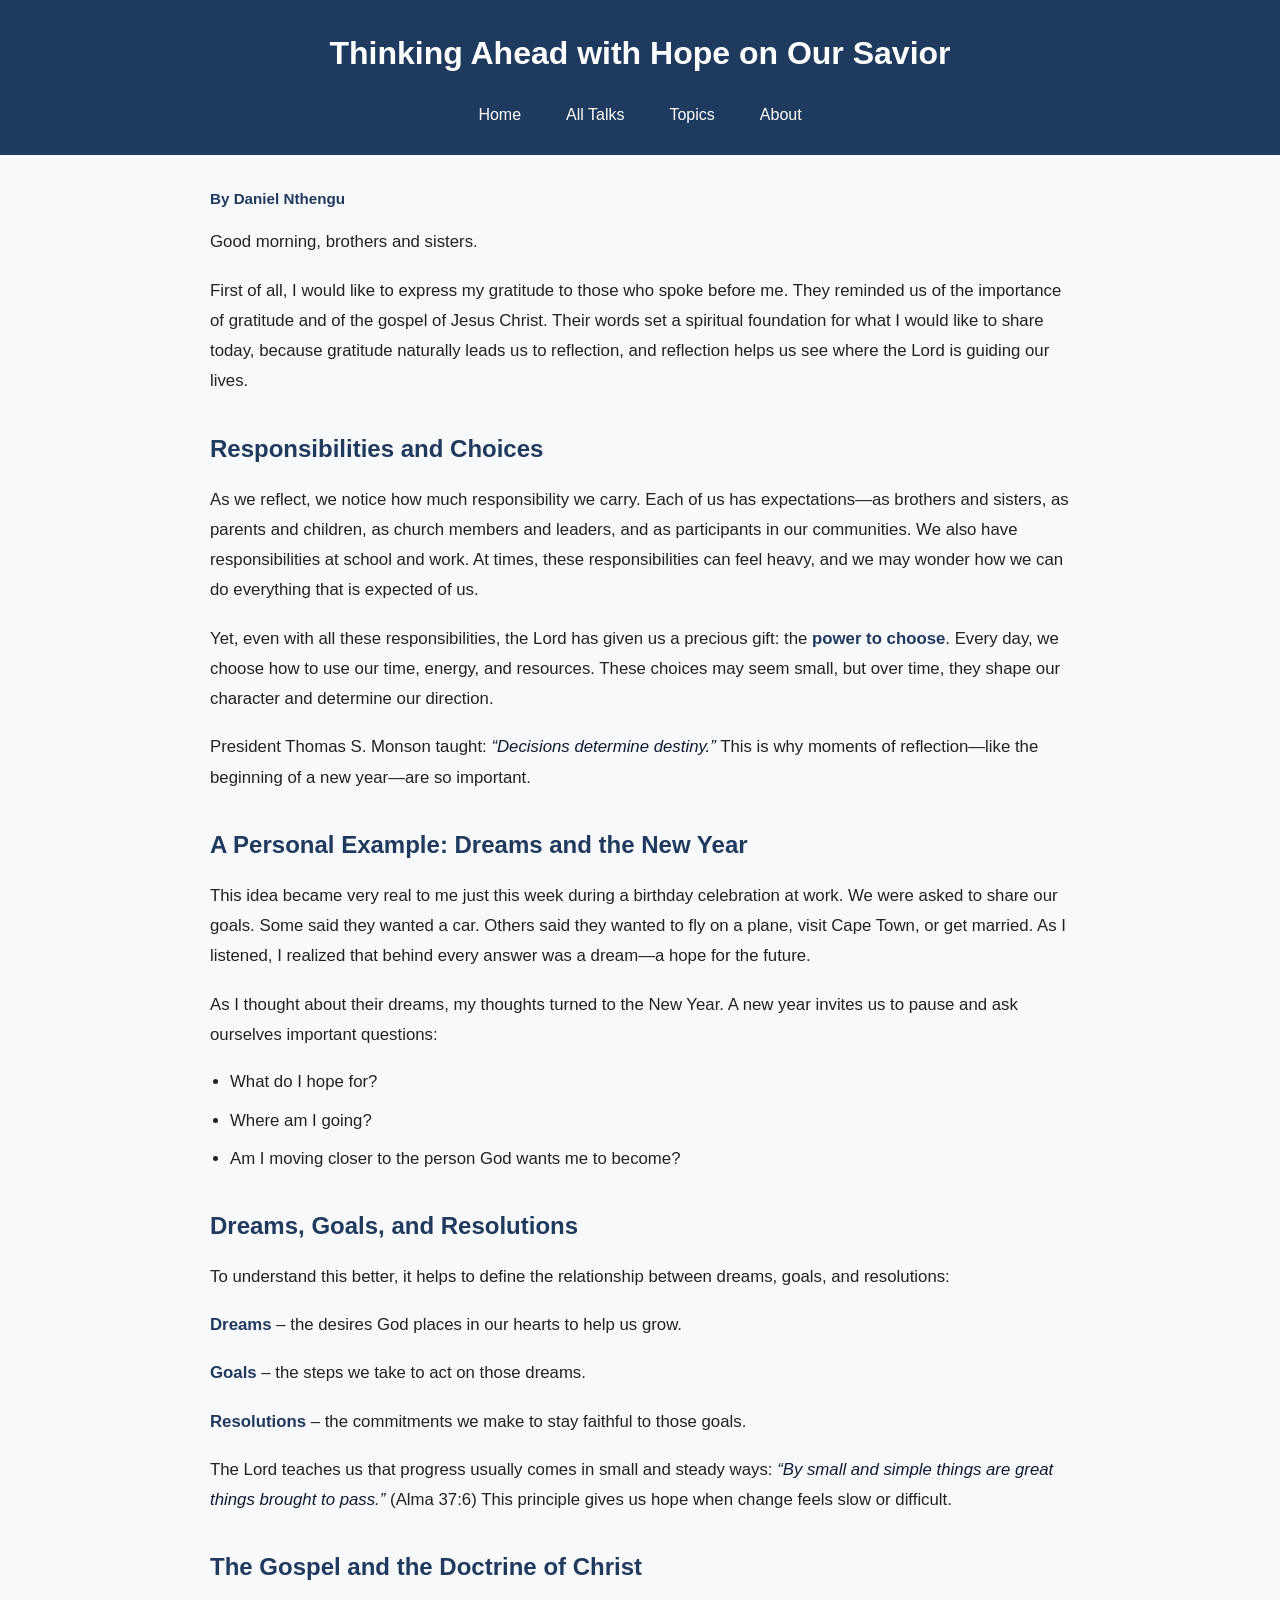
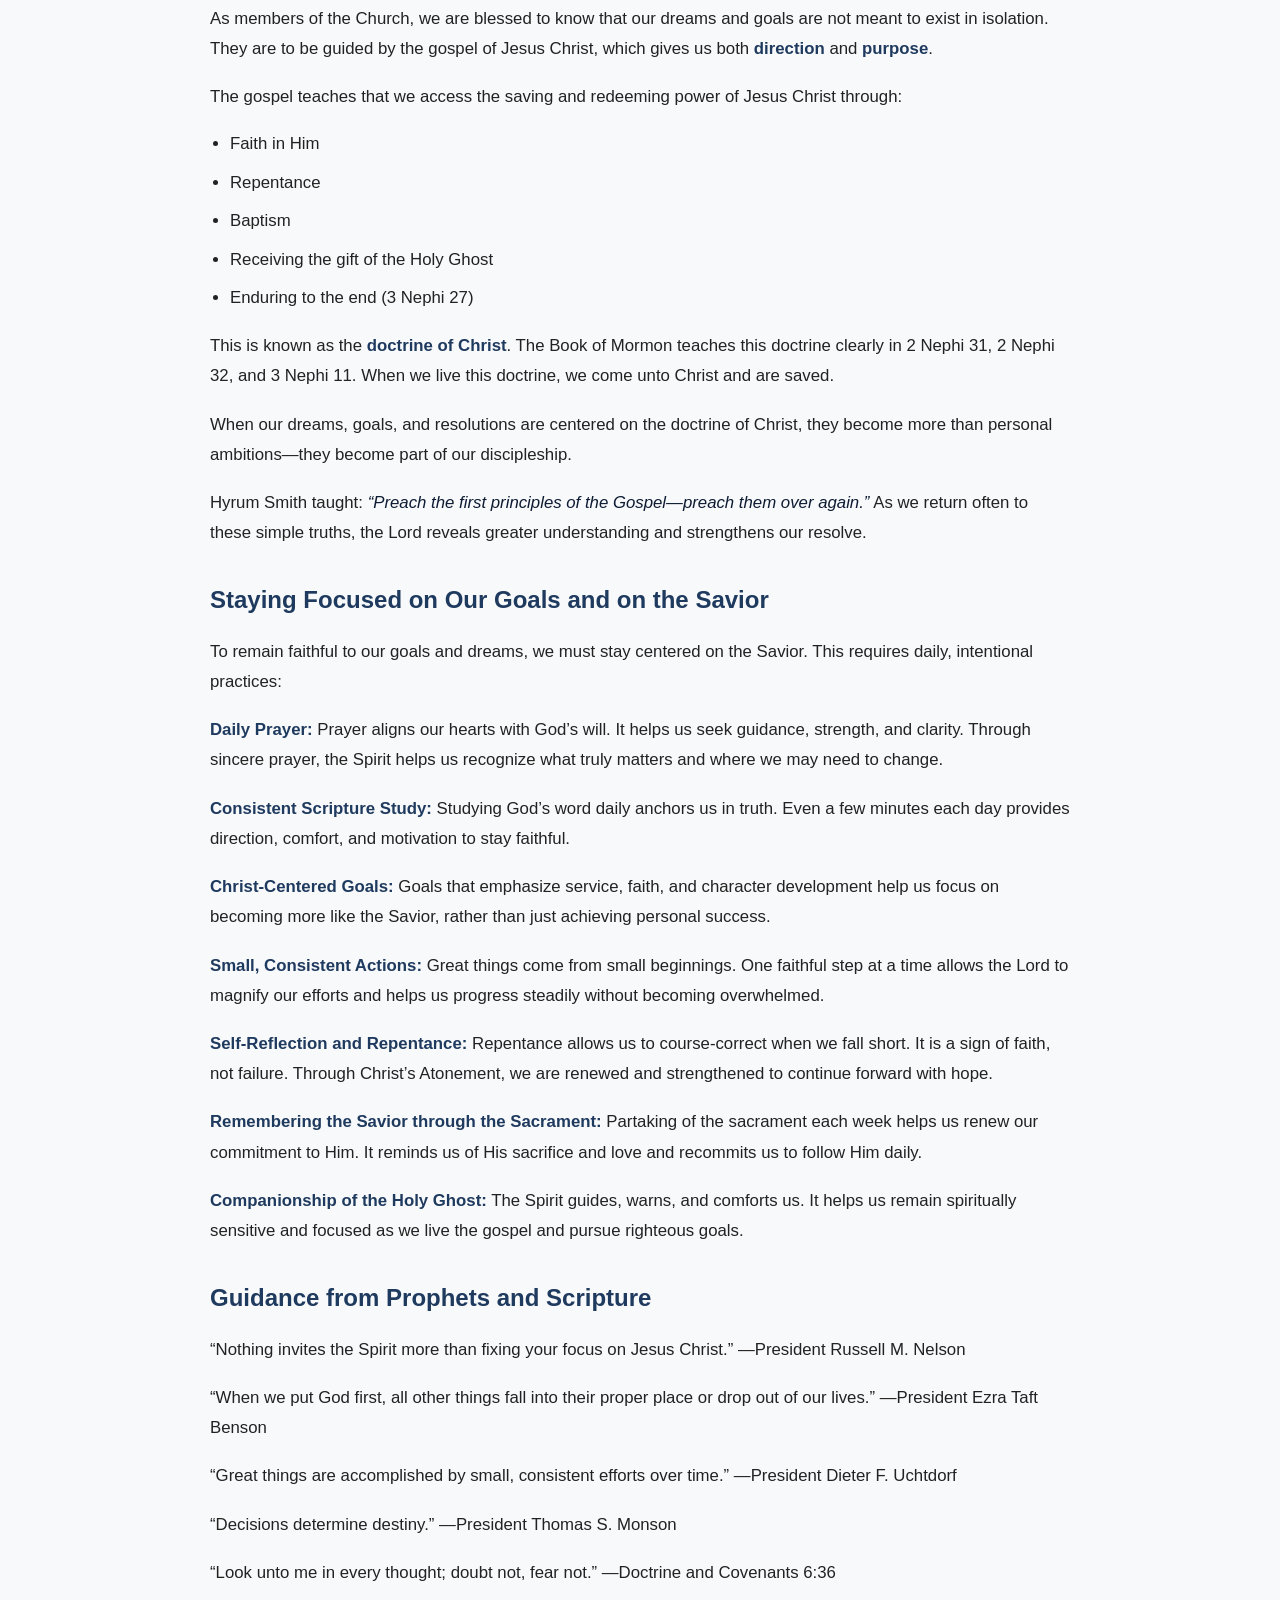
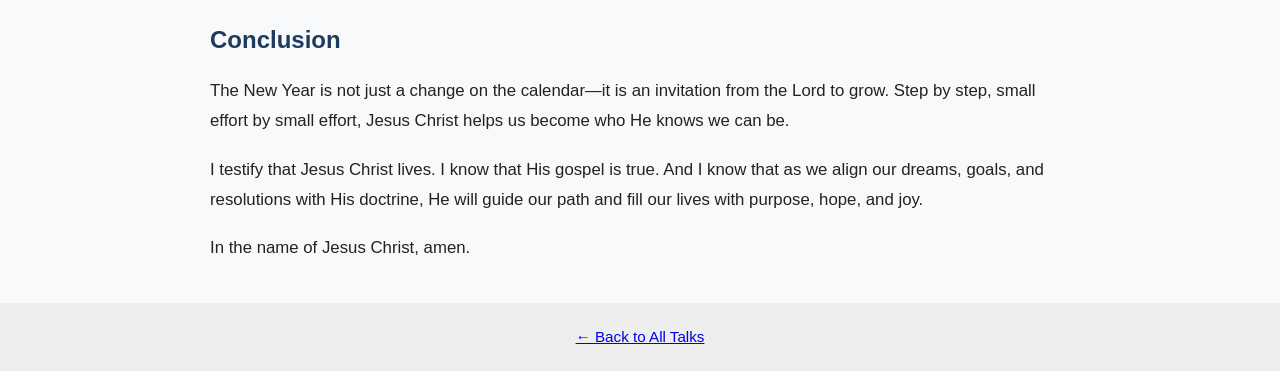
<file: talk1.html>
<!DOCTYPE html>
<html lang="en">
<head>
  <meta charset="UTF-8">
  <meta name="viewport" content="width=device-width, initial-scale=1.0">
  <title>Thinking Ahead with Hope on Our Savior</title>
  <link rel="stylesheet" href="styles.css">
</head>
<body>

<header>
  <h1>Thinking Ahead with Hope on Our Savior</h1>

  <nav>
    <ul>
      <li><a href="index.html">Home</a></li>
      <li><a href="index.html">All Talks</a></li>
      <li><a href="#">Topics</a></li>
      <li><a href="#">About</a></li>
    </ul>
  </nav>
</header>

<div class="container talk-content">

  <p class="meta"><strong>By Daniel Nthengu</strong></p>

  <p>Good morning, brothers and sisters.</p>

  <p>First of all, I would like to express my gratitude to those who spoke before me. They reminded us of the importance of gratitude and of the gospel of Jesus Christ. Their words set a spiritual foundation for what I would like to share today, because gratitude naturally leads us to reflection, and reflection helps us see where the Lord is guiding our lives.</p>

  <h2>Responsibilities and Choices</h2>

  <p>As we reflect, we notice how much responsibility we carry. Each of us has expectations—as brothers and sisters, as parents and children, as church members and leaders, and as participants in our communities. We also have responsibilities at school and work. At times, these responsibilities can feel heavy, and we may wonder how we can do everything that is expected of us.</p>

  <p>Yet, even with all these responsibilities, the Lord has given us a precious gift: the <strong>power to choose</strong>. Every day, we choose how to use our time, energy, and resources. These choices may seem small, but over time, they shape our character and determine our direction.</p>

  <p>President Thomas S. Monson taught: <em>“Decisions determine destiny.”</em> This is why moments of reflection—like the beginning of a new year—are so important.</p>

  <h2>A Personal Example: Dreams and the New Year</h2>

  <p>This idea became very real to me just this week during a birthday celebration at work. We were asked to share our goals. Some said they wanted a car. Others said they wanted to fly on a plane, visit Cape Town, or get married. As I listened, I realized that behind every answer was a dream—a hope for the future.</p>

  <p>As I thought about their dreams, my thoughts turned to the New Year. A new year invites us to pause and ask ourselves important questions:</p>

  <ul>
    <li>What do I hope for?</li>
    <li>Where am I going?</li>
    <li>Am I moving closer to the person God wants me to become?</li>
  </ul>

  <h2>Dreams, Goals, and Resolutions</h2>

  <p>To understand this better, it helps to define the relationship between dreams, goals, and resolutions:</p>

  <p><strong>Dreams</strong> – the desires God places in our hearts to help us grow.</p>
  <p><strong>Goals</strong> – the steps we take to act on those dreams.</p>
  <p><strong>Resolutions</strong> – the commitments we make to stay faithful to those goals.</p>

  <p>The Lord teaches us that progress usually comes in small and steady ways: <em>“By small and simple things are great things brought to pass.”</em> (Alma 37:6) This principle gives us hope when change feels slow or difficult.</p>

  <h2>The Gospel and the Doctrine of Christ</h2>

  <p>As members of the Church, we are blessed to know that our dreams and goals are not meant to exist in isolation. They are to be guided by the gospel of Jesus Christ, which gives us both <strong>direction</strong> and <strong>purpose</strong>.</p>

  <p>The gospel teaches that we access the saving and redeeming power of Jesus Christ through:</p>
  <ul>
    <li>Faith in Him</li>
    <li>Repentance</li>
    <li>Baptism</li>
    <li>Receiving the gift of the Holy Ghost</li>
    <li>Enduring to the end (3 Nephi 27)</li>
  </ul>

  <p>This is known as the <strong>doctrine of Christ</strong>. The Book of Mormon teaches this doctrine clearly in 2 Nephi 31, 2 Nephi 32, and 3 Nephi 11. When we live this doctrine, we come unto Christ and are saved.</p>

  <p>When our dreams, goals, and resolutions are centered on the doctrine of Christ, they become more than personal ambitions—they become part of our discipleship.</p>

  <p>Hyrum Smith taught: <em>“Preach the first principles of the Gospel—preach them over again.”</em> As we return often to these simple truths, the Lord reveals greater understanding and strengthens our resolve.</p>

  <h2>Staying Focused on Our Goals and on the Savior</h2>

  <p>To remain faithful to our goals and dreams, we must stay centered on the Savior. This requires daily, intentional practices:</p>

  <p><strong>Daily Prayer:</strong> Prayer aligns our hearts with God’s will. It helps us seek guidance, strength, and clarity. Through sincere prayer, the Spirit helps us recognize what truly matters and where we may need to change.</p>

  <p><strong>Consistent Scripture Study:</strong> Studying God’s word daily anchors us in truth. Even a few minutes each day provides direction, comfort, and motivation to stay faithful.</p>

  <p><strong>Christ-Centered Goals:</strong> Goals that emphasize service, faith, and character development help us focus on becoming more like the Savior, rather than just achieving personal success.</p>

  <p><strong>Small, Consistent Actions:</strong> Great things come from small beginnings. One faithful step at a time allows the Lord to magnify our efforts and helps us progress steadily without becoming overwhelmed.</p>

  <p><strong>Self-Reflection and Repentance:</strong> Repentance allows us to course-correct when we fall short. It is a sign of faith, not failure. Through Christ’s Atonement, we are renewed and strengthened to continue forward with hope.</p>

  <p><strong>Remembering the Savior through the Sacrament:</strong> Partaking of the sacrament each week helps us renew our commitment to Him. It reminds us of His sacrifice and love and recommits us to follow Him daily.</p>

  <p><strong>Companionship of the Holy Ghost:</strong> The Spirit guides, warns, and comforts us. It helps us remain spiritually sensitive and focused as we live the gospel and pursue righteous goals.</p>

  <h2>Guidance from Prophets and Scripture</h2>

  <p>“Nothing invites the Spirit more than fixing your focus on Jesus Christ.” —President Russell M. Nelson</p>
  <p>“When we put God first, all other things fall into their proper place or drop out of our lives.” —President Ezra Taft Benson</p>
  <p>“Great things are accomplished by small, consistent efforts over time.” —President Dieter F. Uchtdorf</p>
  <p>“Decisions determine destiny.” —President Thomas S. Monson</p>
  <p>“Look unto me in every thought; doubt not, fear not.” —Doctrine and Covenants 6:36</p>

  <h2>Conclusion</h2>

  <p>The New Year is not just a change on the calendar—it is an invitation from the Lord to grow. Step by step, small effort by small effort, Jesus Christ helps us become who He knows we can be.</p>

  <p>I testify that Jesus Christ lives. I know that His gospel is true. And I know that as we align our dreams, goals, and resolutions with His doctrine, He will guide our path and fill our lives with purpose, hope, and joy.</p>

  <p>In the name of Jesus Christ, amen.</p>

</div>

<footer>
  <a href="index.html">← Back to All Talks</a>
</footer>

</body>
</html>
</file>
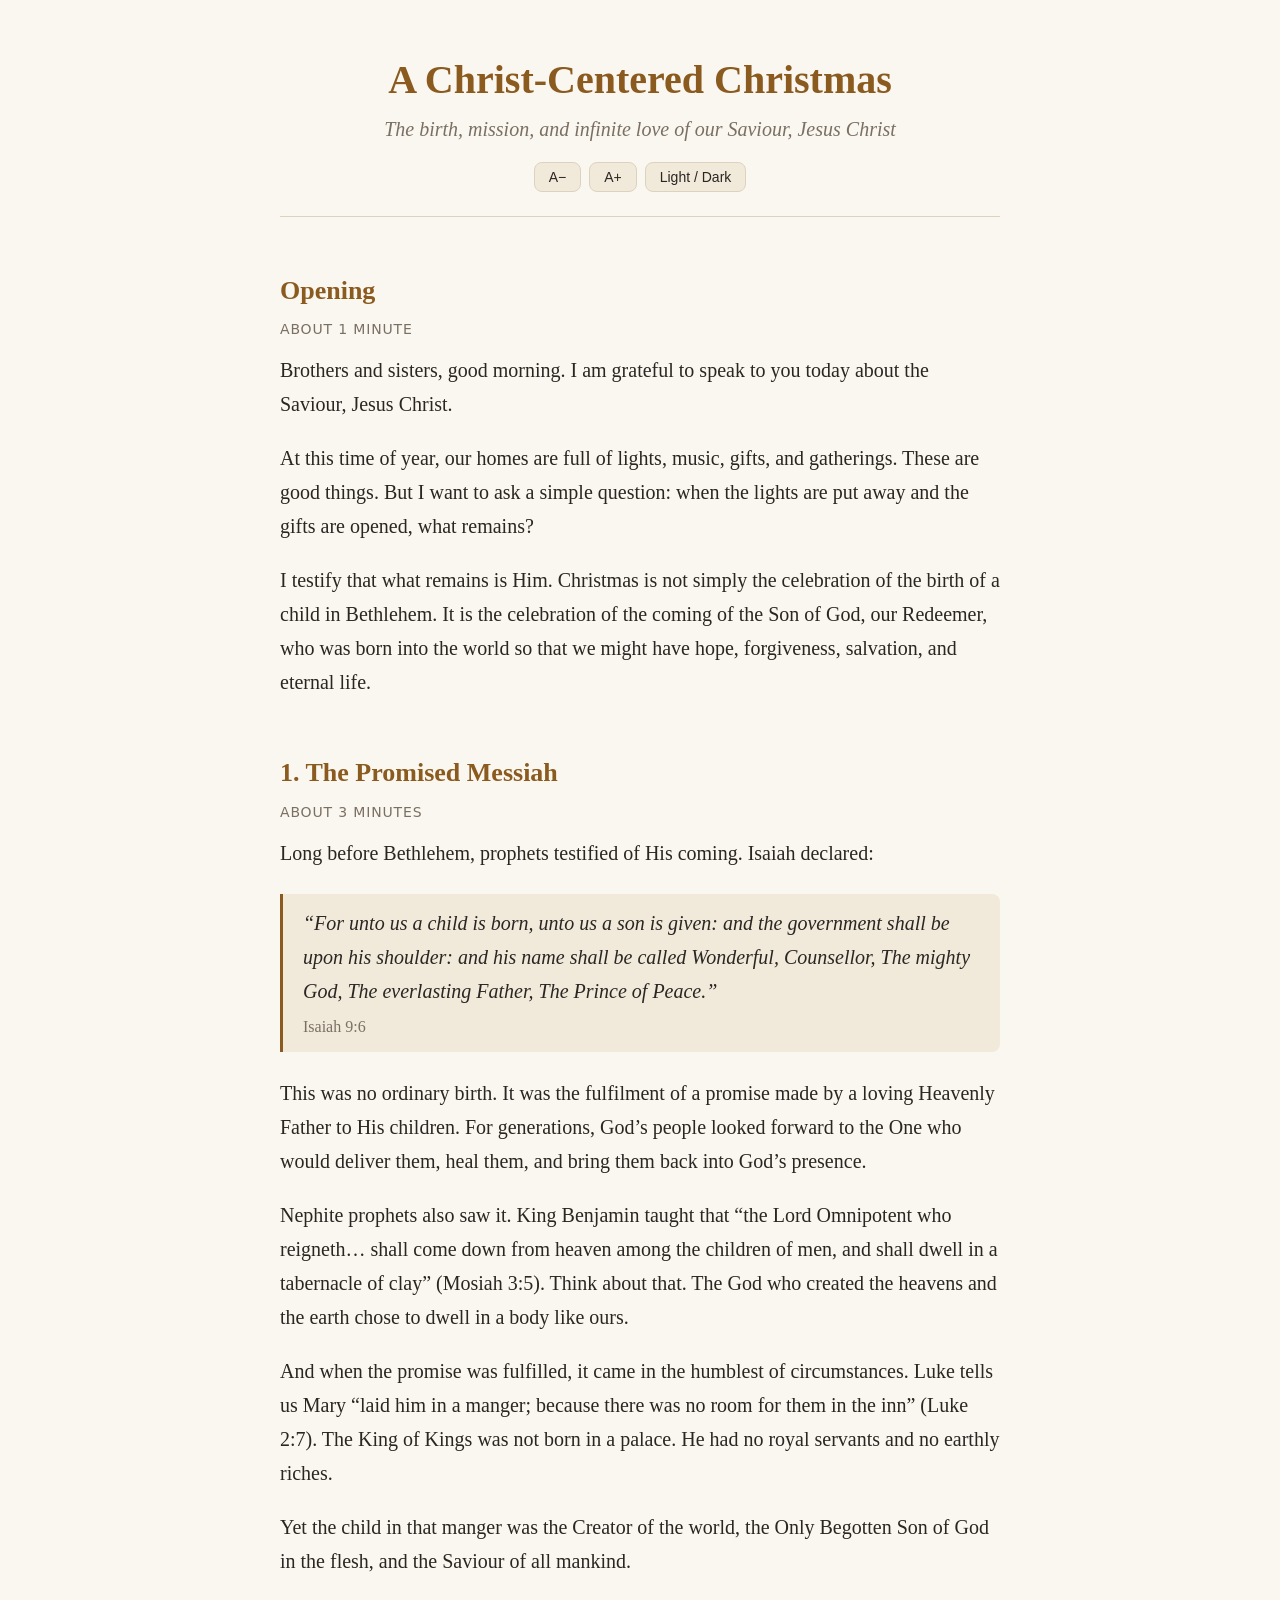
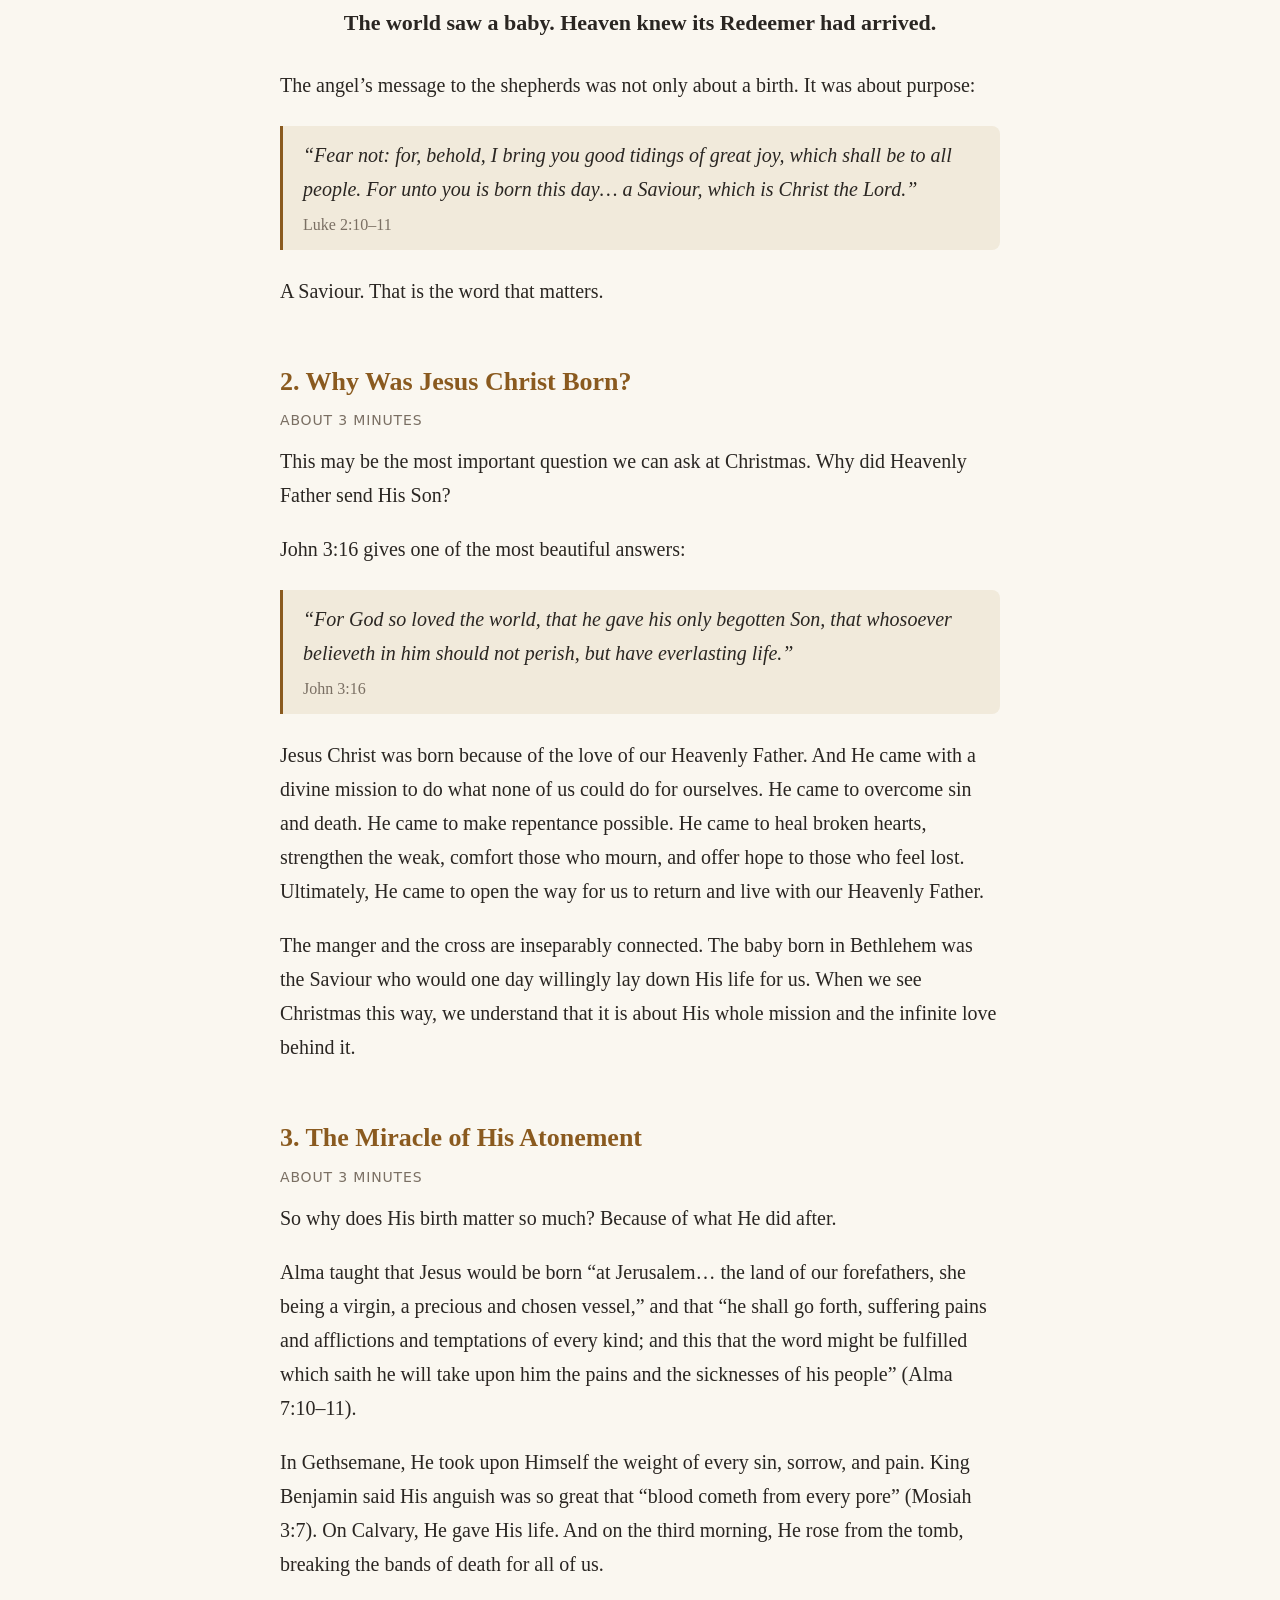
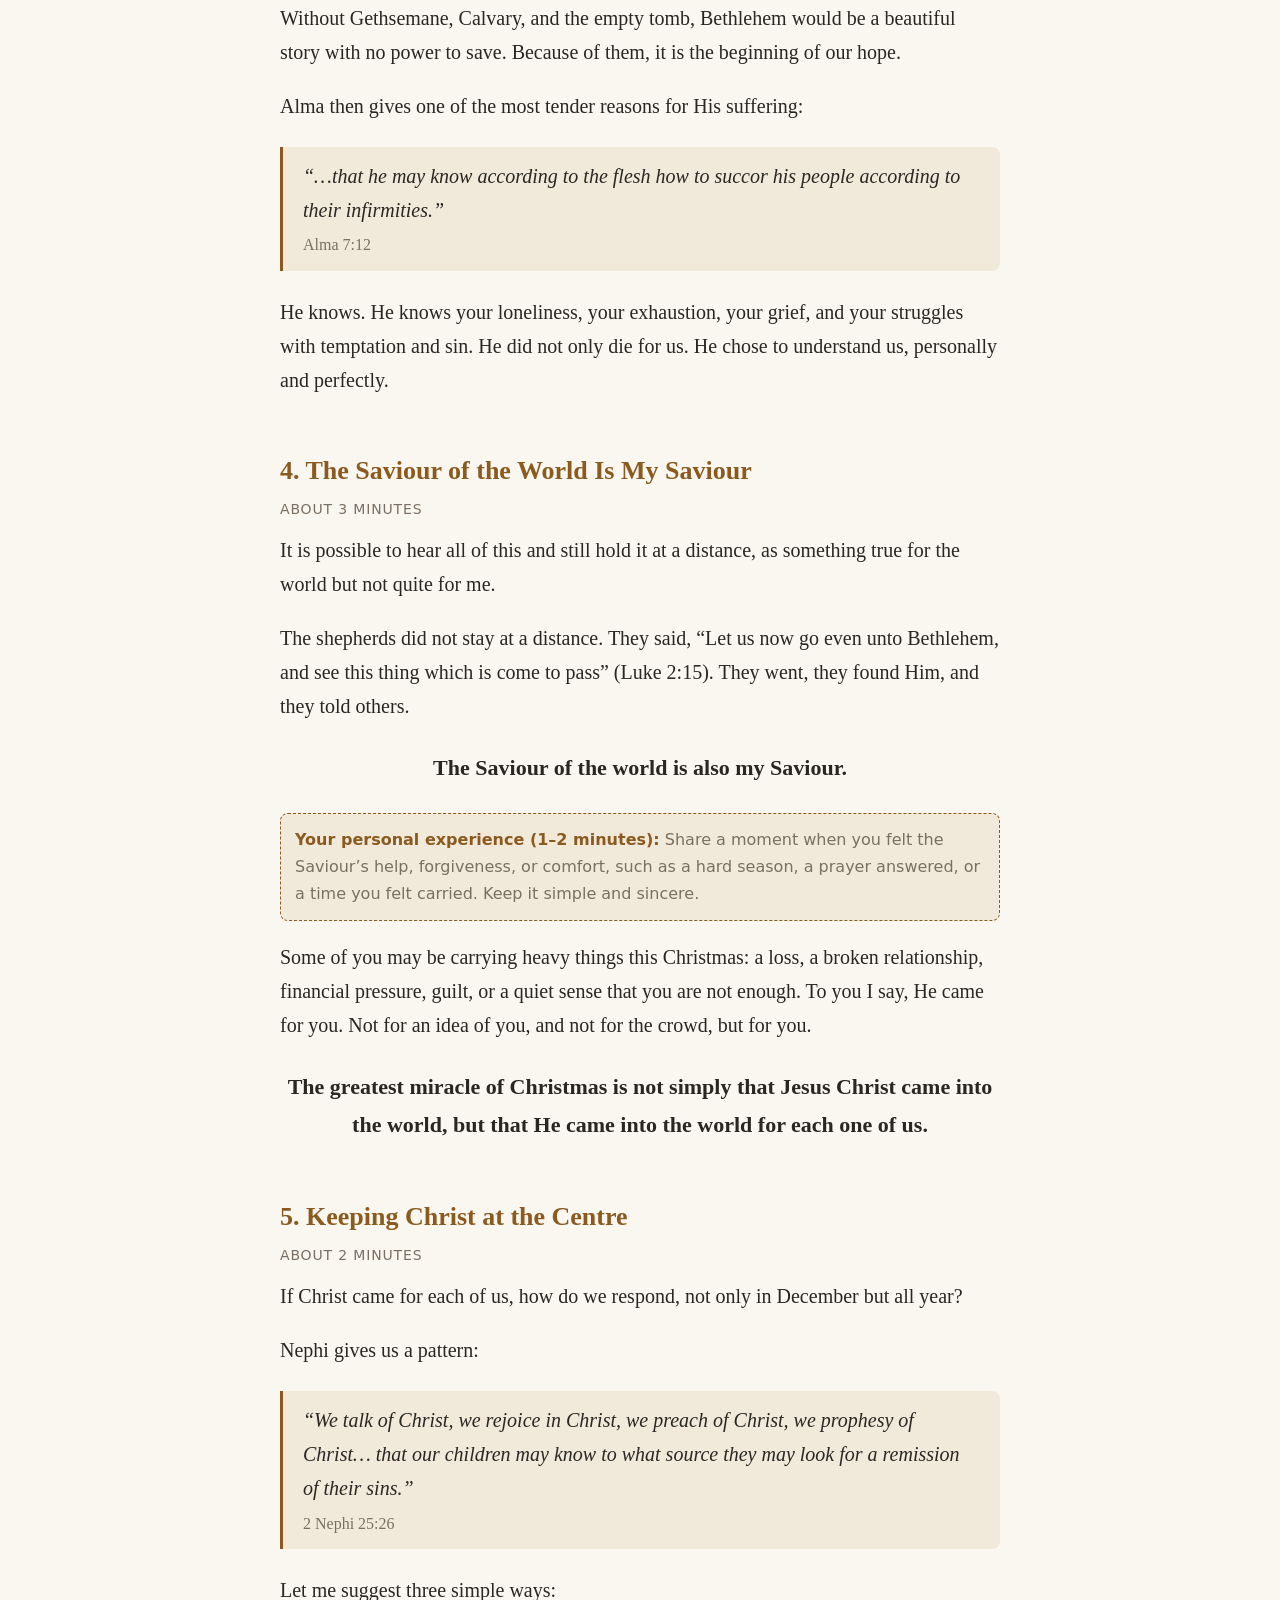
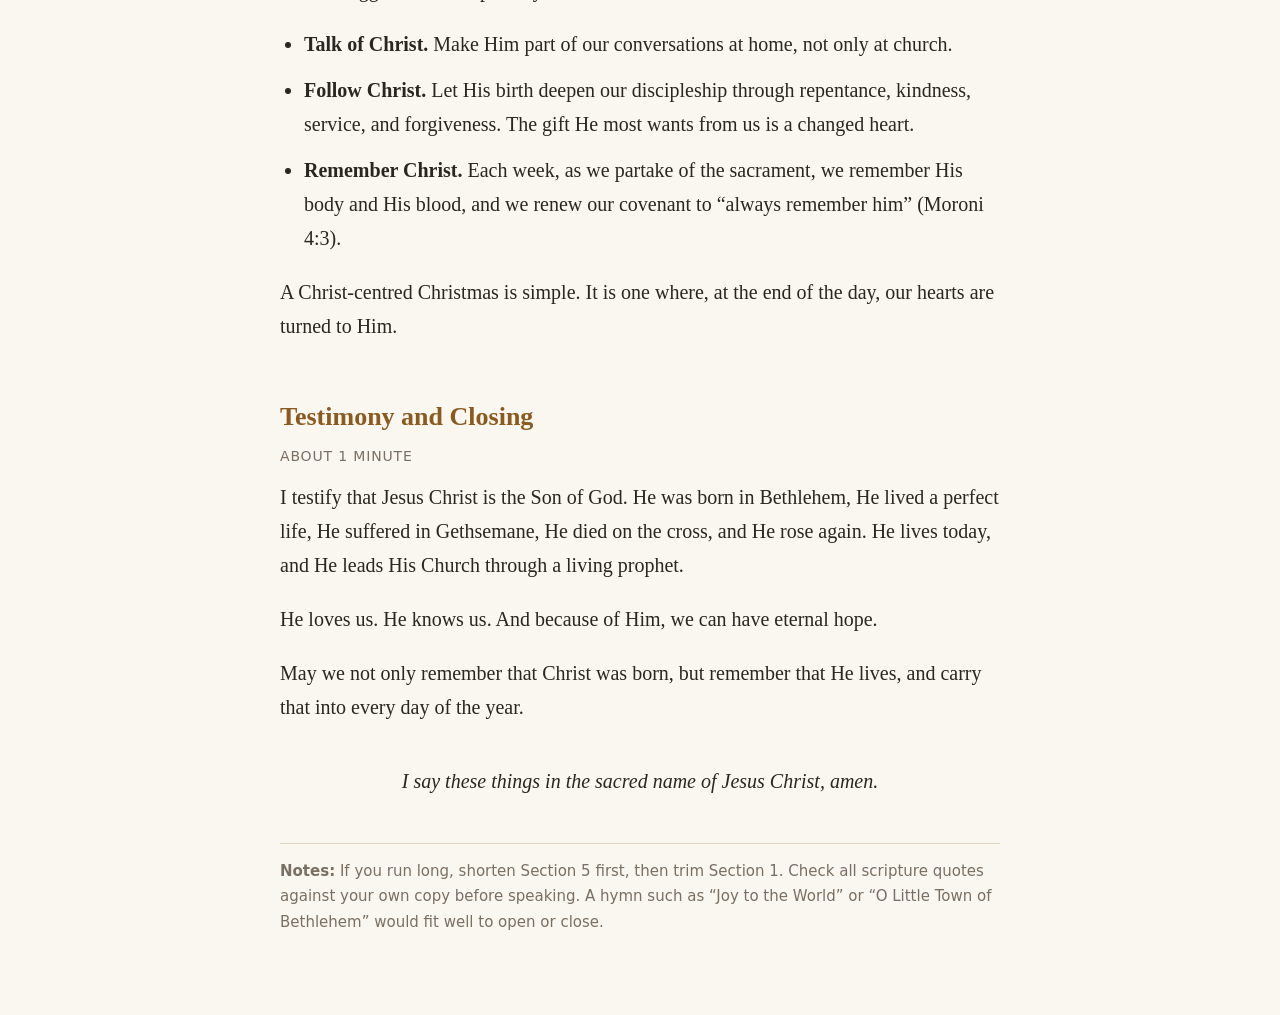
<file: talk3.html>
<!DOCTYPE html>
<html lang="en">
<head>
<meta charset="utf-8">
<meta name="viewport" content="width=device-width, initial-scale=1, viewport-fit=cover">
<title>A Christ-Centered Christmas</title>
<style>
:root{
  box-sizing:border-box;
  padding-top:env(safe-area-inset-top,0px);
  padding-bottom:env(safe-area-inset-bottom,0px);
  --bg:#faf7f0; --fg:#2a2622; --muted:#7a6f63; --accent:#8a5a1f; --card:#f1eadb; --line:#ddd2bd;
  color-scheme:light;
}
@media (prefers-color-scheme: dark){
  :root:not([data-theme="light"]){
    --bg:#1c1a17; --fg:#ece6da; --muted:#a99d8d; --accent:#e0b46a; --card:#27231e; --line:#3b342b; color-scheme:dark;
  }
}
:root[data-theme="dark"]{
  --bg:#1c1a17; --fg:#ece6da; --muted:#a99d8d; --accent:#e0b46a; --card:#27231e; --line:#3b342b; color-scheme:dark;
}
html{scroll-padding-top:env(safe-area-inset-top,0px)}
body{margin:0;background:var(--bg);color:var(--fg);font-family:Georgia,"Times New Roman",serif;line-height:1.7;font-size:var(--fs,20px)}
main{max-width:720px;margin:0 auto;padding:24px 20px 80px}
header{text-align:center;padding:24px 0 8px;border-bottom:1px solid var(--line);margin-bottom:8px}
h1{font-size:2em;margin:.2em 0;color:var(--accent);line-height:1.2}
.sub{color:var(--muted);font-style:italic;margin:0 0 16px}
.tools{display:flex;gap:8px;justify-content:center;margin:12px 0 16px;font-family:system-ui,sans-serif}
.tools button{background:var(--card);color:var(--fg);border:1px solid var(--line);border-radius:8px;padding:6px 14px;font-size:14px;cursor:pointer}
h2{font-size:1.3em;color:var(--accent);margin:2em 0 .2em}
.time{font-family:system-ui,sans-serif;font-size:.7em;letter-spacing:.06em;text-transform:uppercase;color:var(--muted);margin:0 0 .8em}
p{margin:0 0 1em}
blockquote{margin:1.2em 0;padding:.6em 1em;border-left:3px solid var(--accent);background:var(--card);border-radius:0 8px 8px 0;font-style:italic}
blockquote cite{display:block;font-style:normal;font-size:.8em;color:var(--muted);margin-top:.3em}
.key{font-weight:bold;text-align:center;font-size:1.1em;margin:1.2em 0}
.note{font-family:system-ui,sans-serif;font-size:.8em;background:var(--card);border:1px dashed var(--accent);border-radius:8px;padding:12px 14px;margin:1.2em 0;color:var(--muted)}
.note b{color:var(--accent)}
ul{padding-left:1.2em}li{margin-bottom:.6em}
.amen{text-align:center;font-style:italic;margin-top:2em}
.tips{font-family:system-ui,sans-serif;font-size:.75em;color:var(--muted);border-top:1px solid var(--line);margin-top:3em;padding-top:1em}
@media print{.tools{display:none}body{background:#fff;color:#000;font-size:13pt}}
</style>
</head>
<body>
<main>
<header>
  <h1>A Christ-Centered Christmas</h1>
  <p class="sub">The birth, mission, and infinite love of our Saviour, Jesus Christ</p>
  <div class="tools">
    <button onclick="sz(-2)">A−</button>
    <button onclick="sz(2)">A+</button>
    <button onclick="document.documentElement.dataset.theme=document.documentElement.dataset.theme==='dark'?'light':'dark'">Light / Dark</button>
  </div>
</header>

<h2>Opening</h2>
<p class="time">About 1 minute</p>
<p>Brothers and sisters, good morning. I am grateful to speak to you today about the Saviour, Jesus Christ.</p>
<p>At this time of year, our homes are full of lights, music, gifts, and gatherings. These are good things. But I want to ask a simple question: when the lights are put away and the gifts are opened, what remains?</p>
<p>I testify that what remains is Him. Christmas is not simply the celebration of the birth of a child in Bethlehem. It is the celebration of the coming of the Son of God, our Redeemer, who was born into the world so that we might have hope, forgiveness, salvation, and eternal life.</p>

<h2>1. The Promised Messiah</h2>
<p class="time">About 3 minutes</p>
<p>Long before Bethlehem, prophets testified of His coming. Isaiah declared:</p>
<blockquote>“For unto us a child is born, unto us a son is given: and the government shall be upon his shoulder: and his name shall be called Wonderful, Counsellor, The mighty God, The everlasting Father, The Prince of Peace.”<cite>Isaiah 9:6</cite></blockquote>
<p>This was no ordinary birth. It was the fulfilment of a promise made by a loving Heavenly Father to His children. For generations, God’s people looked forward to the One who would deliver them, heal them, and bring them back into God’s presence.</p>
<p>Nephite prophets also saw it. King Benjamin taught that “the Lord Omnipotent who reigneth… shall come down from heaven among the children of men, and shall dwell in a tabernacle of clay” (Mosiah 3:5). Think about that. The God who created the heavens and the earth chose to dwell in a body like ours.</p>
<p>And when the promise was fulfilled, it came in the humblest of circumstances. Luke tells us Mary “laid him in a manger; because there was no room for them in the inn” (Luke 2:7). The King of Kings was not born in a palace. He had no royal servants and no earthly riches.</p>
<p>Yet the child in that manger was the Creator of the world, the Only Begotten Son of God in the flesh, and the Saviour of all mankind.</p>
<p class="key">The world saw a baby. Heaven knew its Redeemer had arrived.</p>
<p>The angel’s message to the shepherds was not only about a birth. It was about purpose:</p>
<blockquote>“Fear not: for, behold, I bring you good tidings of great joy, which shall be to all people. For unto you is born this day… a Saviour, which is Christ the Lord.”<cite>Luke 2:10–11</cite></blockquote>
<p>A Saviour. That is the word that matters.</p>

<h2>2. Why Was Jesus Christ Born?</h2>
<p class="time">About 3 minutes</p>
<p>This may be the most important question we can ask at Christmas. Why did Heavenly Father send His Son?</p>
<p>John 3:16 gives one of the most beautiful answers:</p>
<blockquote>“For God so loved the world, that he gave his only begotten Son, that whosoever believeth in him should not perish, but have everlasting life.”<cite>John 3:16</cite></blockquote>
<p>Jesus Christ was born because of the love of our Heavenly Father. And He came with a divine mission to do what none of us could do for ourselves. He came to overcome sin and death. He came to make repentance possible. He came to heal broken hearts, strengthen the weak, comfort those who mourn, and offer hope to those who feel lost. Ultimately, He came to open the way for us to return and live with our Heavenly Father.</p>
<p>The manger and the cross are inseparably connected. The baby born in Bethlehem was the Saviour who would one day willingly lay down His life for us. When we see Christmas this way, we understand that it is about His whole mission and the infinite love behind it.</p>

<h2>3. The Miracle of His Atonement</h2>
<p class="time">About 3 minutes</p>
<p>So why does His birth matter so much? Because of what He did after.</p>
<p>Alma taught that Jesus would be born “at Jerusalem… the land of our forefathers, she being a virgin, a precious and chosen vessel,” and that “he shall go forth, suffering pains and afflictions and temptations of every kind; and this that the word might be fulfilled which saith he will take upon him the pains and the sicknesses of his people” (Alma 7:10–11).</p>
<p>In Gethsemane, He took upon Himself the weight of every sin, sorrow, and pain. King Benjamin said His anguish was so great that “blood cometh from every pore” (Mosiah 3:7). On Calvary, He gave His life. And on the third morning, He rose from the tomb, breaking the bands of death for all of us.</p>
<p>Without Gethsemane, Calvary, and the empty tomb, Bethlehem would be a beautiful story with no power to save. Because of them, it is the beginning of our hope.</p>
<p>Alma then gives one of the most tender reasons for His suffering:</p>
<blockquote>“…that he may know according to the flesh how to succor his people according to their infirmities.”<cite>Alma 7:12</cite></blockquote>
<p>He knows. He knows your loneliness, your exhaustion, your grief, and your struggles with temptation and sin. He did not only die for us. He chose to understand us, personally and perfectly.</p>

<h2>4. The Saviour of the World Is My Saviour</h2>
<p class="time">About 3 minutes</p>
<p>It is possible to hear all of this and still hold it at a distance, as something true for the world but not quite for me.</p>
<p>The shepherds did not stay at a distance. They said, “Let us now go even unto Bethlehem, and see this thing which is come to pass” (Luke 2:15). They went, they found Him, and they told others.</p>
<p class="key">The Saviour of the world is also my Saviour.</p>
<div class="note"><b>Your personal experience (1–2 minutes):</b> Share a moment when you felt the Saviour’s help, forgiveness, or comfort, such as a hard season, a prayer answered, or a time you felt carried. Keep it simple and sincere.</div>
<p>Some of you may be carrying heavy things this Christmas: a loss, a broken relationship, financial pressure, guilt, or a quiet sense that you are not enough. To you I say, He came for you. Not for an idea of you, and not for the crowd, but for you.</p>
<p class="key">The greatest miracle of Christmas is not simply that Jesus Christ came into the world, but that He came into the world for each one of us.</p>

<h2>5. Keeping Christ at the Centre</h2>
<p class="time">About 2 minutes</p>
<p>If Christ came for each of us, how do we respond, not only in December but all year?</p>
<p>Nephi gives us a pattern:</p>
<blockquote>“We talk of Christ, we rejoice in Christ, we preach of Christ, we prophesy of Christ… that our children may know to what source they may look for a remission of their sins.”<cite>2 Nephi 25:26</cite></blockquote>
<p>Let me suggest three simple ways:</p>
<ul>
  <li><b>Talk of Christ.</b> Make Him part of our conversations at home, not only at church.</li>
  <li><b>Follow Christ.</b> Let His birth deepen our discipleship through repentance, kindness, service, and forgiveness. The gift He most wants from us is a changed heart.</li>
  <li><b>Remember Christ.</b> Each week, as we partake of the sacrament, we remember His body and His blood, and we renew our covenant to “always remember him” (Moroni 4:3).</li>
</ul>
<p>A Christ-centred Christmas is simple. It is one where, at the end of the day, our hearts are turned to Him.</p>

<h2>Testimony and Closing</h2>
<p class="time">About 1 minute</p>
<p>I testify that Jesus Christ is the Son of God. He was born in Bethlehem, He lived a perfect life, He suffered in Gethsemane, He died on the cross, and He rose again. He lives today, and He leads His Church through a living prophet.</p>
<p>He loves us. He knows us. And because of Him, we can have eternal hope.</p>
<p>May we not only remember that Christ was born, but remember that He lives, and carry that into every day of the year.</p>
<p class="amen">I say these things in the sacred name of Jesus Christ, amen.</p>

<div class="tips">
  <b>Notes:</b> If you run long, shorten Section 5 first, then trim Section 1. Check all scripture quotes against your own copy before speaking. A hymn such as “Joy to the World” or “O Little Town of Bethlehem” would fit well to open or close.
</div>
</main>
<script>
var cur=20;
function sz(d){cur=Math.max(14,Math.min(34,cur+d));document.body.style.setProperty('--fs',cur+'px');}
</script>
</body>
</html>
</file>
<file: styles.css>
/* Reset */
* {
  margin: 0;
  padding: 0;
  box-sizing: border-box;
}

/* Body */
body {
  font-family: "Open Sans", Arial, Helvetica, sans-serif;
  background-color: #f8f9fa;
  color: #222;
  line-height: 1.8;
  font-size: 18px;
  padding: 0;
}

/* Header */
header {
  background: #1f3a5f;
  color: #fff;
  padding: 25px 15px;
  text-align: center;
}

header h1 {
  font-size: 2rem;
  margin-bottom: 5px;
}

/* Navigation */
nav {
  margin-top: 15px;
}

nav ul {
  list-style: none;
  display: flex;
  justify-content: center;
  gap: 25px;
  flex-wrap: wrap;
}

nav a {
  color: #ffffff;
  text-decoration: none;
  font-size: 1rem;
  padding: 6px 10px;
  border-radius: 4px;
  transition: background-color 0.2s ease;
}

nav a:hover {
  background-color: rgba(255, 255, 255, 0.2);
}

/* Main container */
.container {
  max-width: 900px;
  margin: 30px auto;
  padding: 0 20px;
}

/* Meta info */
.talk-content .meta {
  font-size: 0.95rem;
  color: #666;
  margin-bottom: 15px;
}

/* Paragraphs and Headings */
.talk-content p {
  margin-bottom: 18px;
  font-size: 1.05rem;
  line-height: 1.8;
}

.talk-content h2 {
  margin-top: 30px;
  margin-bottom: 15px;
  color: #1f3a5f;
  font-size: 1.5rem;
}

/* Lists */
.talk-content ul {
  margin-bottom: 18px;
  padding-left: 20px;
}

.talk-content li {
  margin-bottom: 10px;
  font-size: 1.05rem;
  line-height: 1.7;
}

/* Emphasis */
.talk-content strong {
  color: #1f3a5f;
}

.talk-content em {
  font-style: italic;
  color: #0d1b33;
}

/* Footer */
footer {
  text-align: center;
  padding: 20px;
  background: #eee;
  color: #555;
  margin-top: 40px;
  font-size: 0.95rem;
}

/* Mobile */
@media (max-width: 600px) {
  body {
    font-size: 16px;
    line-height: 1.7;
  }

  nav ul {
    flex-direction: column;
    gap: 10px;
  }
}
</file>
